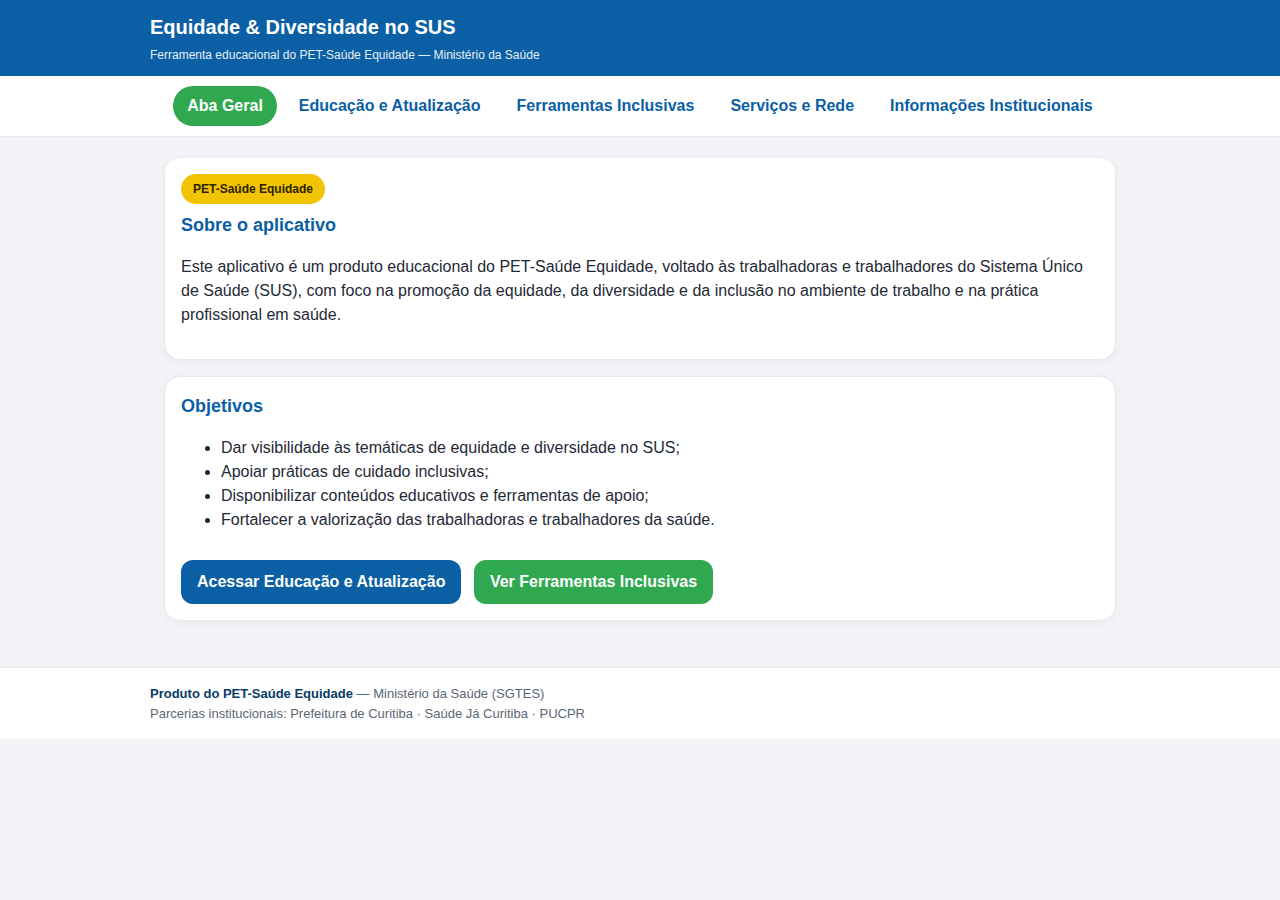
<file: index.html>
<!doctype html>
<html lang="pt-BR">
<head>
  <meta charset="utf-8">
  <meta name="viewport" content="width=device-width, initial-scale=1">
  <title>Equidade & Diversidade no SUS</title>
  <link rel="stylesheet" href="style.css">
</head>
<body>

<header class="header">
  <div class="wrap">
    <h1>Equidade & Diversidade no SUS</h1>
    <div class="sub">
      Ferramenta educacional do PET-Saúde Equidade — Ministério da Saúde
    </div>
  </div>
</header>

<nav class="nav">
  <div class="wrap">
    <a class="ativo" href="index.html">Aba Geral</a>
    <a href="educacao.html">Educação e Atualização</a>
    <a href="ferramentas.html">Ferramentas Inclusivas</a>
    <a href="servicos.html">Serviços e Rede</a>
    <a href="informacoes.html">Informações Institucionais</a>
  </div>
</nav>

<main class="container">

  <section class="card">
    <span class="badge">PET-Saúde Equidade</span>
    <h2>Sobre o aplicativo</h2>
    <p>
      Este aplicativo é um produto educacional do PET-Saúde Equidade, voltado às
      trabalhadoras e trabalhadores do Sistema Único de Saúde (SUS), com foco na
      promoção da equidade, da diversidade e da inclusão no ambiente de trabalho
      e na prática profissional em saúde.
    </p>
  </section>

  <section class="card">
    <h2>Objetivos</h2>
    <ul>
      <li>Dar visibilidade às temáticas de equidade e diversidade no SUS;</li>
      <li>Apoiar práticas de cuidado inclusivas;</li>
      <li>Disponibilizar conteúdos educativos e ferramentas de apoio;</li>
      <li>Fortalecer a valorização das trabalhadoras e trabalhadores da saúde.</li>
    </ul>

    <a class="btn" href="educacao.html">Acessar Educação e Atualização</a>
    <a class="btn sec" href="ferramentas.html">Ver Ferramentas Inclusivas</a>
  </section>

</main>

<footer class="footer">
  <div class="wrap">
    <strong>Produto do PET-Saúde Equidade</strong> — Ministério da Saúde (SGTES)
    <br>
    Parcerias institucionais: Prefeitura de Curitiba · Saúde Já Curitiba · PUCPR
  </div>
</footer>

</body>
</html>
</file>
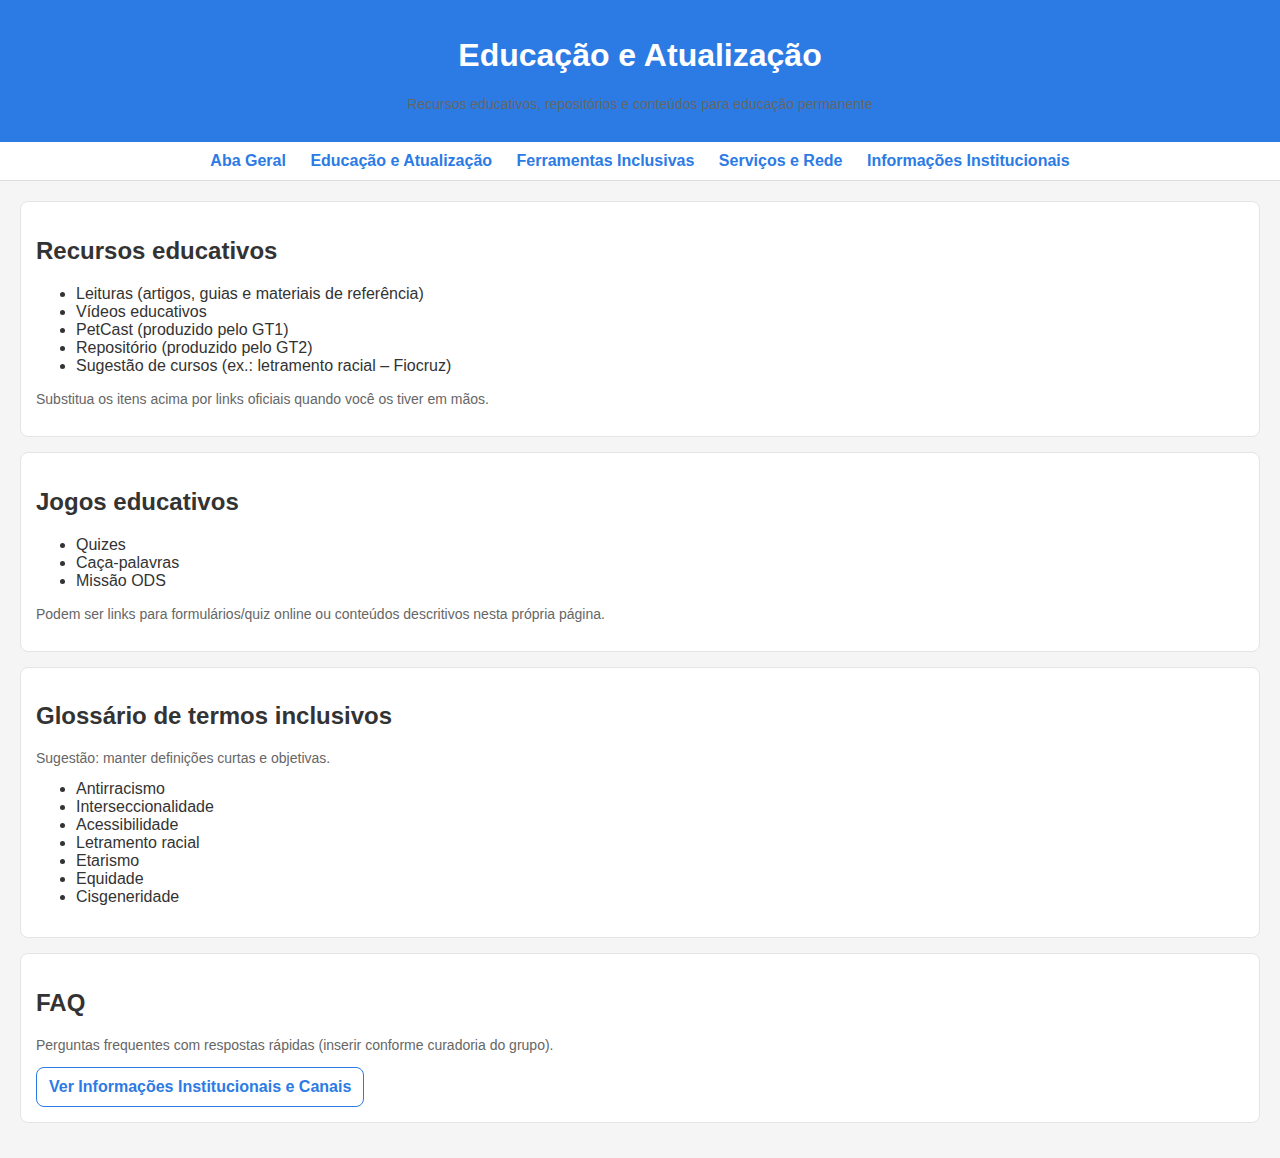
<file: educacao.html>
<!doctype html>
<html lang="pt-BR">
<head>
  <meta charset="utf-8" />
  <meta name="viewport" content="width=device-width,initial-scale=1" />
  <title>Educação e Atualização · Equidade & Diversidade no SUS</title>
  <style>
    body { font-family: Arial, sans-serif; margin:0; background:#f5f5f5; color:#333; }
    header { background:#2c7be5; color:#fff; padding:16px; text-align:center; }
    nav { background:#fff; padding:10px; text-align:center; border-bottom:1px solid #ddd; }
    nav a { margin:0 10px; text-decoration:none; color:#2c7be5; font-weight:bold; }
    section { padding:20px; }
    .card { background:#fff; padding:15px; margin-bottom:15px; border-radius:8px; border:1px solid #e5e5e5; }
    .hint { color:#666; font-size:14px; }
    ul { margin-top:8px; }
    a.btn { display:inline-block; padding:10px 12px; border:1px solid #2c7be5; border-radius:8px; text-decoration:none; color:#2c7be5; font-weight:bold; }
  </style>
</head>
<body>
<header>
  <h1>Educação e Atualização</h1>
  <p class="hint">Recursos educativos, repositórios e conteúdos para educação permanente</p>
</header>

<nav>
  <a href="index.html">Aba Geral</a>
  <a href="educacao.html">Educação e Atualização</a>
  <a href="ferramentas.html">Ferramentas Inclusivas</a>
  <a href="servicos.html">Serviços e Rede</a>
  <a href="informacoes.html">Informações Institucionais</a>
</nav>

<section>
  <div class="card">
    <h2>Recursos educativos</h2>
    <ul>
      <li>Leituras (artigos, guias e materiais de referência)</li>
      <li>Vídeos educativos</li>
      <li>PetCast (produzido pelo GT1)</li>
      <li>Repositório (produzido pelo GT2)</li>
      <li>Sugestão de cursos (ex.: letramento racial – Fiocruz)</li>
    </ul>
    <p class="hint">Substitua os itens acima por links oficiais quando você os tiver em mãos.</p>
  </div>

  <div class="card">
    <h2>Jogos educativos</h2>
    <ul>
      <li>Quizes</li>
      <li>Caça-palavras</li>
      <li>Missão ODS</li>
    </ul>
    <p class="hint">Podem ser links para formulários/quiz online ou conteúdos descritivos nesta própria página.</p>
  </div>

  <div class="card">
    <h2>Glossário de termos inclusivos</h2>
    <p class="hint">Sugestão: manter definições curtas e objetivas.</p>
    <ul>
      <li>Antirracismo</li>
      <li>Interseccionalidade</li>
      <li>Acessibilidade</li>
      <li>Letramento racial</li>
      <li>Etarismo</li>
      <li>Equidade</li>
      <li>Cisgeneridade</li>
    </ul>
  </div>

  <div class="card">
    <h2>FAQ</h2>
    <p class="hint">Perguntas frequentes com respostas rápidas (inserir conforme curadoria do grupo).</p>
    <a class="btn" href="informacoes.html">Ver Informações Institucionais e Canais</a>
  </div>
</section>
</body>
</html>
</file>
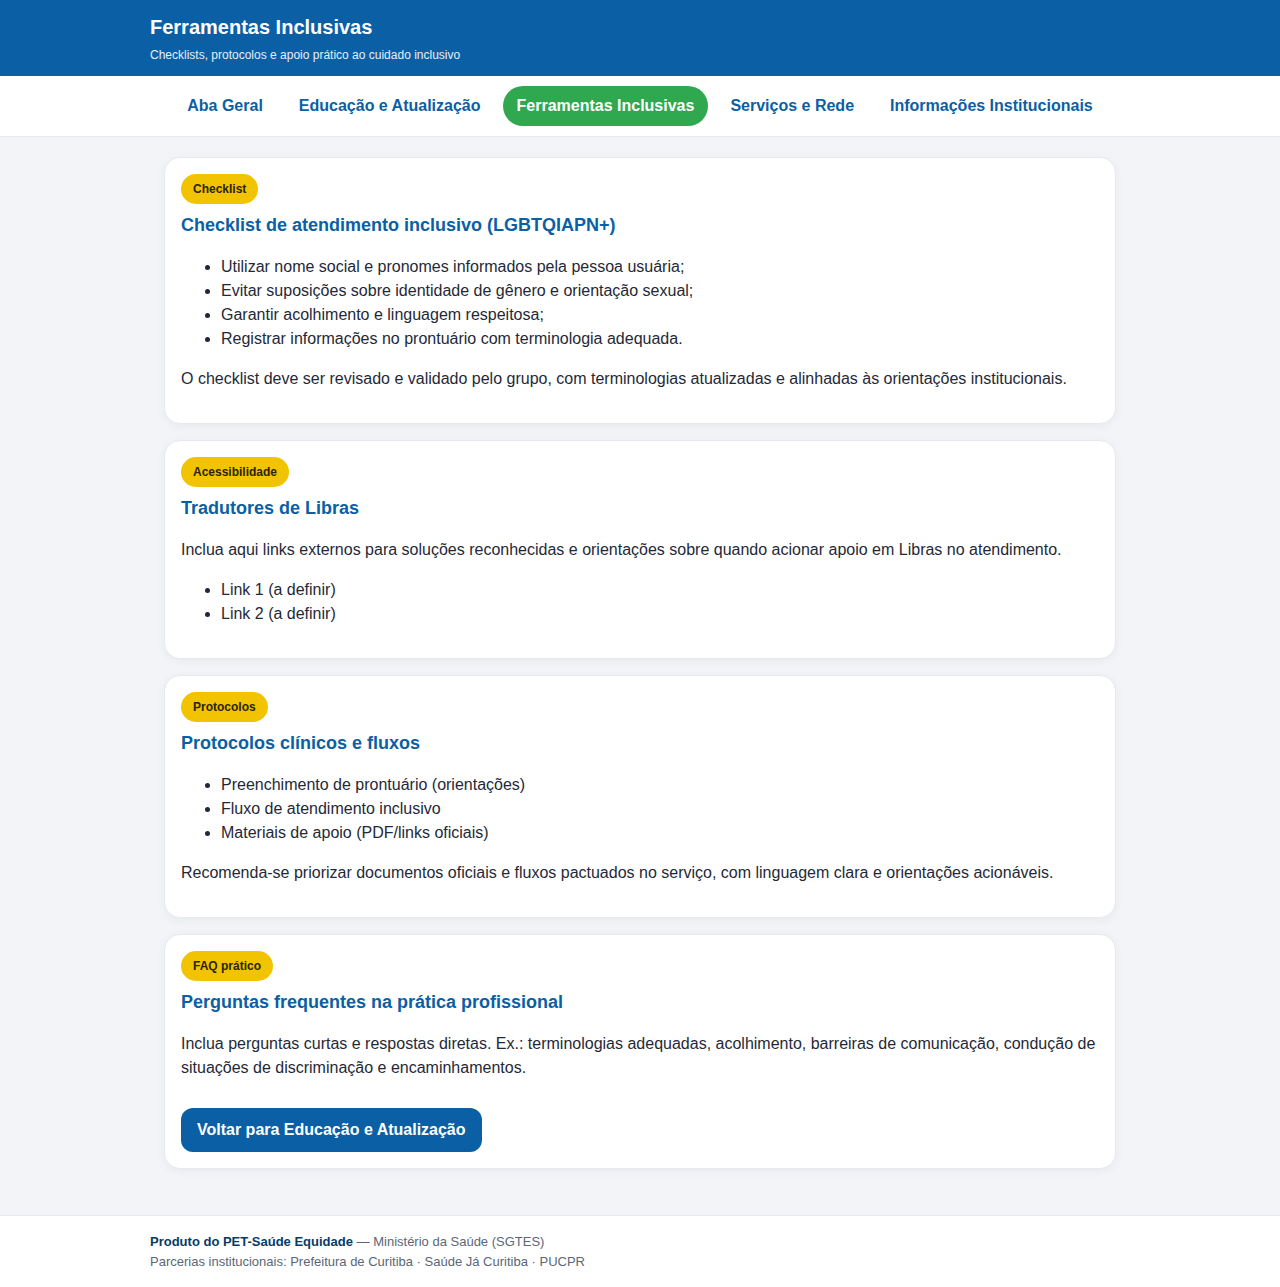
<file: ferramentas.html>
<!doctype html>
<html lang="pt-BR">
<head>
  <meta charset="utf-8">
  <meta name="viewport" content="width=device-width, initial-scale=1">
  <title>Ferramentas Inclusivas · Equidade & Diversidade no SUS</title>
  <link rel="stylesheet" href="style.css">
</head>
<body>

<header class="header">
  <div class="wrap">
    <h1>Ferramentas Inclusivas</h1>
    <div class="sub">Checklists, protocolos e apoio prático ao cuidado inclusivo</div>
  </div>
</header>

<nav class="nav">
  <div class="wrap">
    <a href="index.html">Aba Geral</a>
    <a href="educacao.html">Educação e Atualização</a>
    <a class="ativo" href="ferramentas.html">Ferramentas Inclusivas</a>
    <a href="servicos.html">Serviços e Rede</a>
    <a href="informacoes.html">Informações Institucionais</a>
  </div>
</nav>

<main class="container">

  <section class="card">
    <span class="badge">Checklist</span>
    <h2>Checklist de atendimento inclusivo (LGBTQIAPN+)</h2>
    <ul>
      <li>Utilizar nome social e pronomes informados pela pessoa usuária;</li>
      <li>Evitar suposições sobre identidade de gênero e orientação sexual;</li>
      <li>Garantir acolhimento e linguagem respeitosa;</li>
      <li>Registrar informações no prontuário com terminologia adequada.</li>
    </ul>
    <p>
      O checklist deve ser revisado e validado pelo grupo, com terminologias atualizadas e alinhadas às orientações institucionais.
    </p>
  </section>

  <section class="card">
    <span class="badge">Acessibilidade</span>
    <h2>Tradutores de Libras</h2>
    <p>
      Inclua aqui links externos para soluções reconhecidas e orientações sobre quando acionar apoio em Libras no atendimento.
    </p>
    <ul>
      <li>Link 1 (a definir)</li>
      <li>Link 2 (a definir)</li>
    </ul>
  </section>

  <section class="card">
    <span class="badge">Protocolos</span>
    <h2>Protocolos clínicos e fluxos</h2>
    <ul>
      <li>Preenchimento de prontuário (orientações)</li>
      <li>Fluxo de atendimento inclusivo</li>
      <li>Materiais de apoio (PDF/links oficiais)</li>
    </ul>
    <p>
      Recomenda-se priorizar documentos oficiais e fluxos pactuados no serviço, com linguagem clara e orientações acionáveis.
    </p>
  </section>

  <section class="card">
    <span class="badge">FAQ prático</span>
    <h2>Perguntas frequentes na prática profissional</h2>
    <p>
      Inclua perguntas curtas e respostas diretas. Ex.: terminologias adequadas, acolhimento, barreiras de comunicação,
      condução de situações de discriminação e encaminhamentos.
    </p>
    <a class="btn" href="educacao.html">Voltar para Educação e Atualização</a>
  </section>

</main>

<footer class="footer">
  <div class="wrap">
    <strong>Produto do PET-Saúde Equidade</strong> — Ministério da Saúde (SGTES)
    <br>
    Parcerias institucionais: Prefeitura de Curitiba · Saúde Já Curitiba · PUCPR
  </div>
</footer>

</body>
</html>
</file>
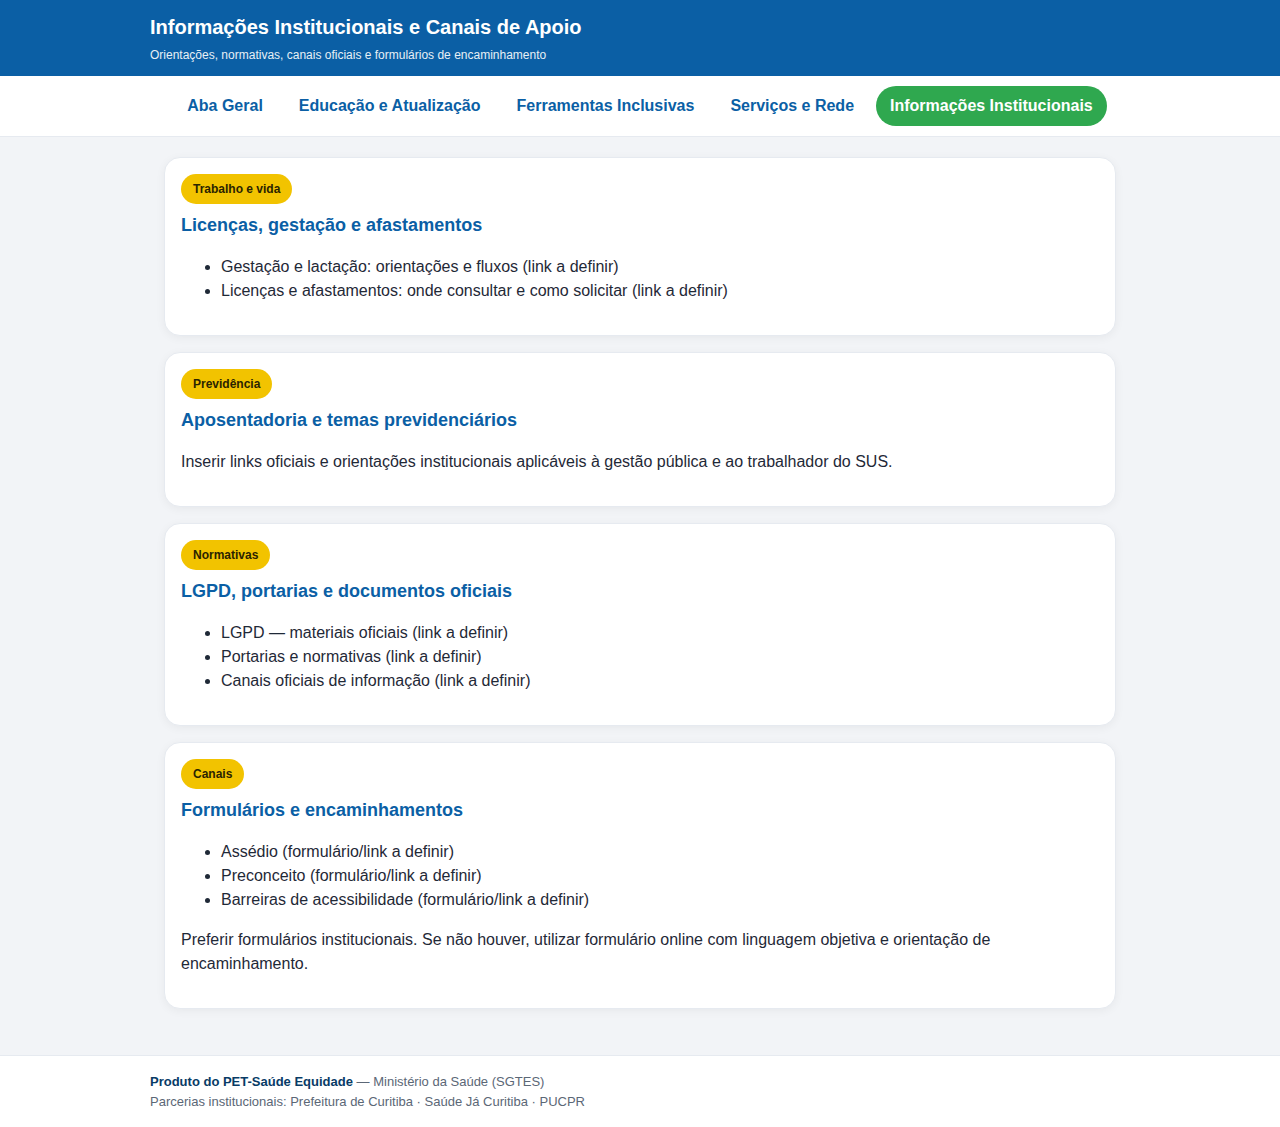
<file: informacoes.html>
<!doctype html>
<html lang="pt-BR">
<head>
  <meta charset="utf-8">
  <meta name="viewport" content="width=device-width, initial-scale=1">
  <title>Informações Institucionais · Equidade & Diversidade no SUS</title>
  <link rel="stylesheet" href="style.css">
</head>
<body>

<header class="header">
  <div class="wrap">
    <h1>Informações Institucionais e Canais de Apoio</h1>
    <div class="sub">Orientações, normativas, canais oficiais e formulários de encaminhamento</div>
  </div>
</header>

<nav class="nav">
  <div class="wrap">
    <a href="index.html">Aba Geral</a>
    <a href="educacao.html">Educação e Atualização</a>
    <a href="ferramentas.html">Ferramentas Inclusivas</a>
    <a href="servicos.html">Serviços e Rede</a>
    <a class="ativo" href="informacoes.html">Informações Institucionais</a>
  </div>
</nav>

<main class="container">

  <section class="card">
    <span class="badge">Trabalho e vida</span>
    <h2>Licenças, gestação e afastamentos</h2>
    <ul>
      <li>Gestação e lactação: orientações e fluxos (link a definir)</li>
      <li>Licenças e afastamentos: onde consultar e como solicitar (link a definir)</li>
    </ul>
  </section>

  <section class="card">
    <span class="badge">Previdência</span>
    <h2>Aposentadoria e temas previdenciários</h2>
    <p>
      Inserir links oficiais e orientações institucionais aplicáveis à gestão pública e ao trabalhador do SUS.
    </p>
  </section>

  <section class="card">
    <span class="badge">Normativas</span>
    <h2>LGPD, portarias e documentos oficiais</h2>
    <ul>
      <li>LGPD — materiais oficiais (link a definir)</li>
      <li>Portarias e normativas (link a definir)</li>
      <li>Canais oficiais de informação (link a definir)</li>
    </ul>
  </section>

  <section class="card">
    <span class="badge">Canais</span>
    <h2>Formulários e encaminhamentos</h2>
    <ul>
      <li>Assédio (formulário/link a definir)</li>
      <li>Preconceito (formulário/link a definir)</li>
      <li>Barreiras de acessibilidade (formulário/link a definir)</li>
    </ul>
    <p>
      Preferir formulários institucionais. Se não houver, utilizar formulário online com linguagem objetiva e orientação de encaminhamento.
    </p>
  </section>

</main>

<footer class="footer">
  <div class="wrap">
    <strong>Produto do PET-Saúde Equidade</strong> — Ministério da Saúde (SGTES)
    <br>
    Parcerias institucionais: Prefeitura de Curitiba · Saúde Já Curitiba · PUCPR
  </div>
</footer>

</body>
</html>
</file>
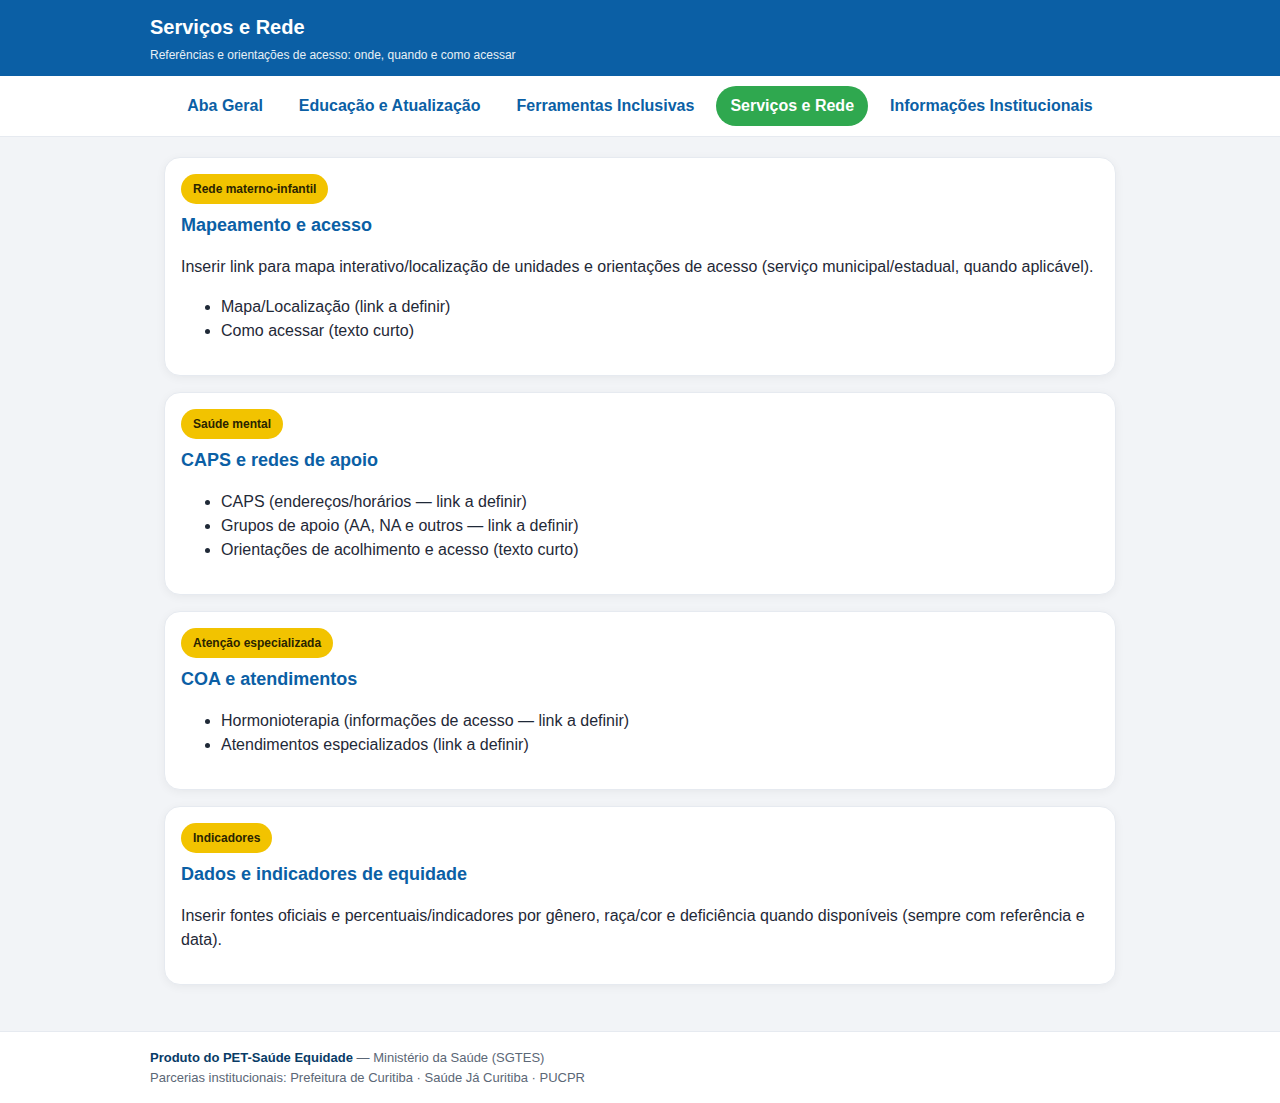
<file: servicos.html>
<!doctype html>
<html lang="pt-BR">
<head>
  <meta charset="utf-8">
  <meta name="viewport" content="width=device-width, initial-scale=1">
  <title>Serviços e Rede · Equidade & Diversidade no SUS</title>
  <link rel="stylesheet" href="style.css">
</head>
<body>

<header class="header">
  <div class="wrap">
    <h1>Serviços e Rede</h1>
    <div class="sub">Referências e orientações de acesso: onde, quando e como acessar</div>
  </div>
</header>

<nav class="nav">
  <div class="wrap">
    <a href="index.html">Aba Geral</a>
    <a href="educacao.html">Educação e Atualização</a>
    <a href="ferramentas.html">Ferramentas Inclusivas</a>
    <a class="ativo" href="servicos.html">Serviços e Rede</a>
    <a href="informacoes.html">Informações Institucionais</a>
  </div>
</nav>

<main class="container">

  <section class="card">
    <span class="badge">Rede materno-infantil</span>
    <h2>Mapeamento e acesso</h2>
    <p>
      Inserir link para mapa interativo/localização de unidades e orientações de acesso (serviço municipal/estadual, quando aplicável).
    </p>
    <ul>
      <li>Mapa/Localização (link a definir)</li>
      <li>Como acessar (texto curto)</li>
    </ul>
  </section>

  <section class="card">
    <span class="badge">Saúde mental</span>
    <h2>CAPS e redes de apoio</h2>
    <ul>
      <li>CAPS (endereços/horários — link a definir)</li>
      <li>Grupos de apoio (AA, NA e outros — link a definir)</li>
      <li>Orientações de acolhimento e acesso (texto curto)</li>
    </ul>
  </section>

  <section class="card">
    <span class="badge">Atenção especializada</span>
    <h2>COA e atendimentos</h2>
    <ul>
      <li>Hormonioterapia (informações de acesso — link a definir)</li>
      <li>Atendimentos especializados (link a definir)</li>
    </ul>
  </section>

  <section class="card">
    <span class="badge">Indicadores</span>
    <h2>Dados e indicadores de equidade</h2>
    <p>
      Inserir fontes oficiais e percentuais/indicadores por gênero, raça/cor e deficiência quando disponíveis
      (sempre com referência e data).
    </p>
  </section>

</main>

<footer class="footer">
  <div class="wrap">
    <strong>Produto do PET-Saúde Equidade</strong> — Ministério da Saúde (SGTES)
    <br>
    Parcerias institucionais: Prefeitura de Curitiba · Saúde Já Curitiba · PUCPR
  </div>
</footer>

</body>
</html>
</file>
<file: style.css>
/* =========================================================
   PET-Saúde (SGTES/MS)
   Padrão visual institucional — Web/App
   Baseado no Manual de Identidade Visual PET-Saúde
   ========================================================= */

/* Paleta institucional */
:root{
  --pet-azul: #0B5FA5;        /* primária */
  --pet-verde: #2FA84F;      /* secundária */
  --pet-amarelo: #F2C300;    /* acento */
  --pet-azul-escuro: #083B66;

  --bg: #F2F4F7;
  --card: #FFFFFF;
  --texto: #1F2937;
  --muted: #5B6776;
  --borda: #E6EAF0;

  --fonte: Arial, Helvetica, system-ui, sans-serif;
}

/* Reset básico */
*{
  box-sizing: border-box;
}

body{
  margin: 0;
  font-family: var(--fonte);
  color: var(--texto);
  background: var(--bg);
  line-height: 1.5;
}

/* ================= HEADER ================= */

.header{
  background: var(--pet-azul);
  color: #ffffff;
  padding: 12px 14px;
}

.header .wrap{
  max-width: 980px;
  margin: 0 auto;
}

.header h1{
  margin: 0;
  font-size: 20px;
  font-weight: 800;
}

.header .sub{
  margin-top: 4px;
  font-size: 12px;
  opacity: 0.9;
}

/* ================= MENU ================= */

.nav{
  background: #ffffff;
  border-bottom: 1px solid var(--borda);
}

.nav .wrap{
  max-width: 980px;
  margin: 0 auto;
  padding: 10px;
  display: flex;
  gap: 8px;
  justify-content: center;
  flex-wrap: wrap;
}

.nav a{
  text-decoration: none;
  font-weight: 700;
  color: var(--pet-azul);
  padding: 8px 14px;
  border-radius: 999px;
}

.nav a:hover{
  background: rgba(11,95,165,0.08);
}

.nav a.ativo{
  background: var(--pet-verde);
  color: #ffffff;
}

/* ================= CONTEÚDO ================= */

.container{
  max-width: 980px;
  margin: 0 auto;
  padding: 20px 14px 30px;
}

.card{
  background: var(--card);
  border: 1px solid var(--borda);
  border-radius: 16px;
  padding: 16px;
  margin-bottom: 16px;
  box-shadow: 0 2px 10px rgba(0,0,0,0.05);
}

.card h2{
  margin-top: 0;
  color: var(--pet-azul);
  font-size: 18px;
}

.badge{
  display: inline-block;
  background: var(--pet-amarelo);
  color: #2a2400;
  font-weight: 800;
  font-size: 12px;
  padding: 6px 12px;
  border-radius: 999px;
  margin-bottom: 8px;
}

/* ================= BOTÕES ================= */

.btn{
  display: inline-block;
  margin-top: 12px;
  padding: 10px 16px;
  border-radius: 12px;
  font-weight: 800;
  text-decoration: none;
  background: var(--pet-azul);
  color: #ffffff;
}

.btn.sec{
  background: var(--pet-verde);
  color: #ffffff;
  margin-left: 8px;
}

/* ================= RODAPÉ ================= */

.footer{
  background: #ffffff;
  border-top: 1px solid var(--borda);
  padding: 16px 14px;
}

.footer .wrap{
  max-width: 980px;
  margin: 0 auto;
  font-size: 13px;
  color: var(--muted);
}

.footer strong{
  color: var(--pet-azul-escuro);
}
</file>
